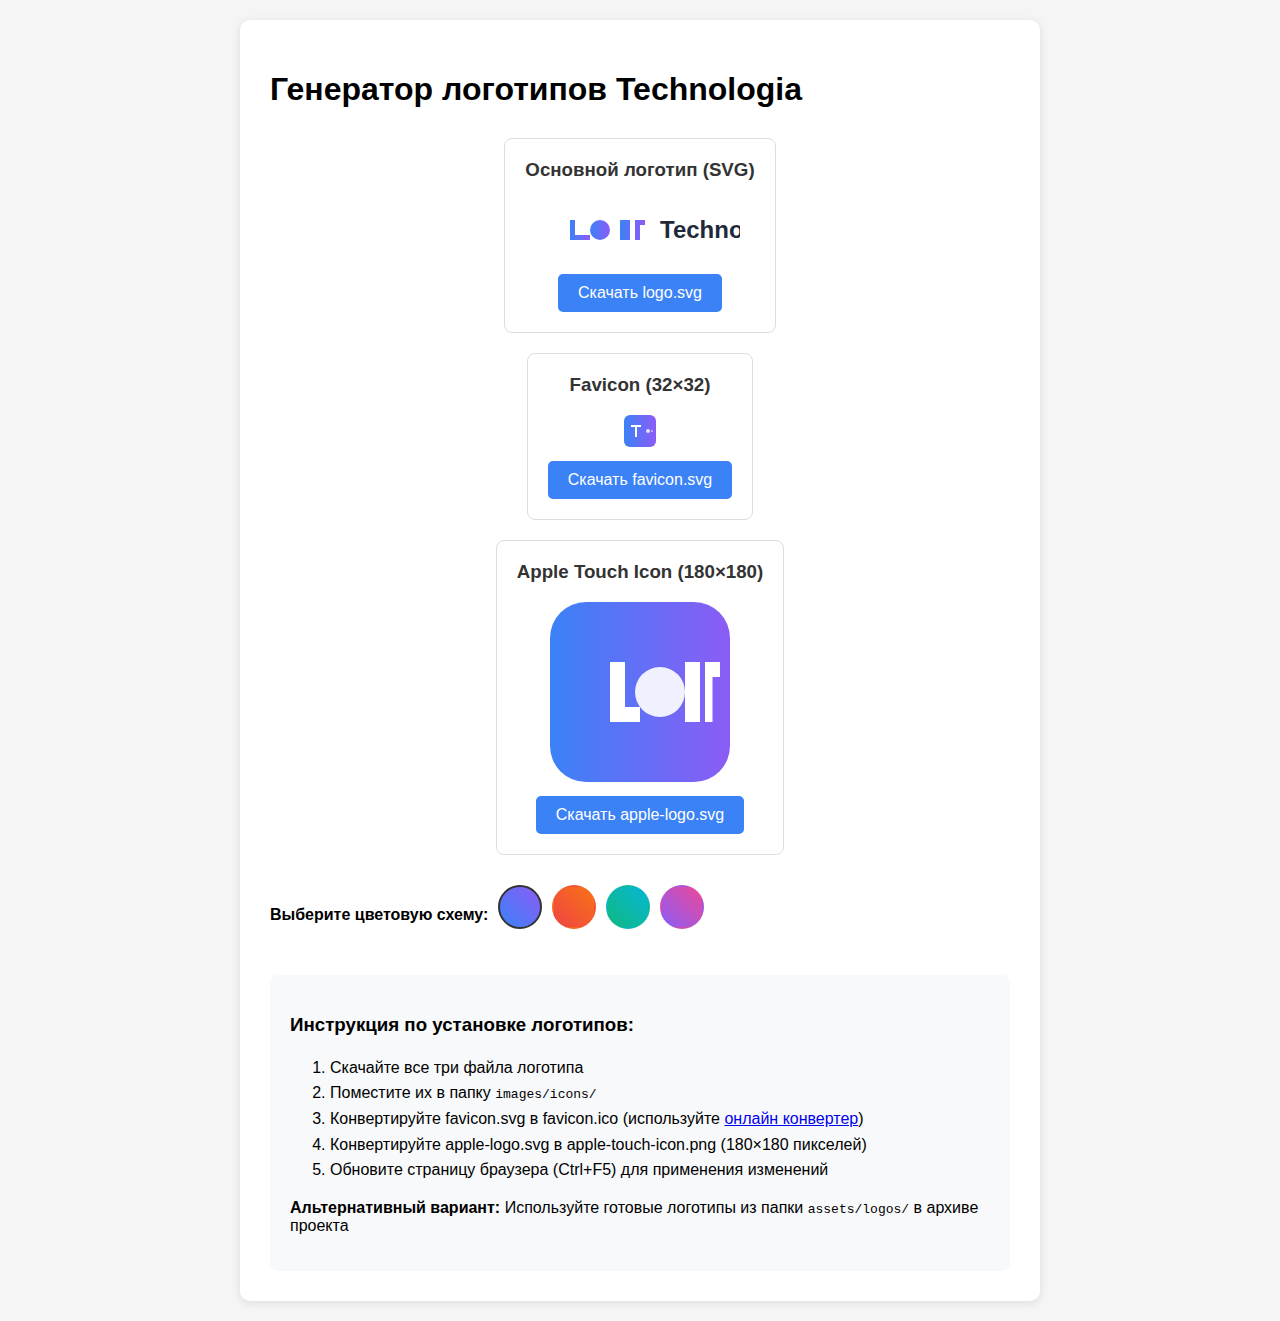
<file: generate-logos.html>
﻿<!DOCTYPE html>
<html lang="ru">
<head>
    <meta charset="UTF-8">
    <title>Генератор логотипов Technologia</title>
    <style>
        body {
            font-family: Arial, sans-serif;
            max-width: 800px;
            margin: 0 auto;
            padding: 20px;
            background: #f5f5f5;
        }

        .container {
            background: white;
            padding: 30px;
            border-radius: 10px;
            box-shadow: 0 2px 10px rgba(0,0,0,0.1);
        }

        .logo-preview {
            display: flex;
            flex-direction: column;
            align-items: center;
            gap: 20px;
            margin: 30px 0;
        }

        .logo-item {
            border: 1px solid #ddd;
            padding: 20px;
            border-radius: 8px;
            text-align: center;
        }

            .logo-item h3 {
                margin-top: 0;
                color: #333;
            }

        .logo-svg {
            max-width: 100%;
            height: auto;
        }

        .download-btn {
            background: #3b82f6;
            color: white;
            border: none;
            padding: 10px 20px;
            border-radius: 5px;
            cursor: pointer;
            font-size: 16px;
            margin-top: 10px;
        }

            .download-btn:hover {
                background: #2563eb;
            }

        .instructions {
            background: #f8f9fa;
            padding: 20px;
            border-radius: 8px;
            margin-top: 30px;
        }

            .instructions ol {
                line-height: 1.6;
            }

        .color-picker {
            display: flex;
            gap: 10px;
            margin: 20px 0;
        }

        .color-option {
            width: 40px;
            height: 40px;
            border-radius: 50%;
            cursor: pointer;
            border: 2px solid transparent;
        }

            .color-option.active {
                border-color: #333;
            }
    </style>
</head>
<body>
    <div class="container">
        <h1>Генератор логотипов Technologia</h1>

        <div class="logo-preview">
            <div class="logo-item">
                <h3>Основной логотип (SVG)</h3>
                <div class="logo-svg" id="mainLogo">
                    <!-- SVG будет здесь -->
                </div>
                <button class="download-btn" onclick="downloadSVG('main')">
                    Скачать logo.svg
                </button>
            </div>

            <div class="logo-item">
                <h3>Favicon (32×32)</h3>
                <div class="logo-svg" id="faviconLogo">
                    <!-- SVG будет здесь -->
                </div>
                <button class="download-btn" onclick="downloadSVG('favicon')">
                    Скачать favicon.svg
                </button>
            </div>

            <div class="logo-item">
                <h3>Apple Touch Icon (180×180)</h3>
                <div class="logo-svg" id="appleLogo">
                    <!-- SVG будет здесь -->
                </div>
                <button class="download-btn" onclick="downloadSVG('apple')">
                    Скачать apple-logo.svg
                </button>
            </div>
        </div>

        <div class="color-picker">
            <h4>Выберите цветовую схему:</h4>
            <div class="color-option active" style="background: linear-gradient(45deg, #3b82f6, #8b5cf6);"
                 onclick="changeColors('#3b82f6', '#8b5cf6')"></div>
            <div class="color-option" style="background: linear-gradient(45deg, #ef4444, #f97316);"
                 onclick="changeColors('#ef4444', '#f97316')"></div>
            <div class="color-option" style="background: linear-gradient(45deg, #10b981, #06b6d4);"
                 onclick="changeColors('#10b981', '#06b6d4')"></div>
            <div class="color-option" style="background: linear-gradient(45deg, #8b5cf6, #ec4899);"
                 onclick="changeColors('#8b5cf6', '#ec4899')"></div>
        </div>

        <div class="instructions">
            <h3>Инструкция по установке логотипов:</h3>
            <ol>
                <li>Скачайте все три файла логотипа</li>
                <li>Поместите их в папку <code>images/icons/</code></li>
                <li>Конвертируйте favicon.svg в favicon.ico (используйте <a href="https://convertio.co/svg-ico/" target="_blank">онлайн конвертер</a>)</li>
                <li>Конвертируйте apple-logo.svg в apple-touch-icon.png (180×180 пикселей)</li>
                <li>Обновите страницу браузера (Ctrl+F5) для применения изменений</li>
            </ol>

            <p><strong>Альтернативный вариант:</strong> Используйте готовые логотипы из папки <code>assets/logos/</code> в архиве проекта</p>
        </div>
    </div>

    <script>
        // Основной логотип SVG
        const mainLogoSVG = `<svg width="200" height="60" viewBox="0 0 200 60" xmlns="http://www.w3.org/2000/svg">
            <defs>
                <linearGradient id="mainGradient" x1="0%" y1="0%" x2="100%" y2="0%">
                    <stop offset="0%" stop-color="#3b82f6" />
                    <stop offset="100%" stop-color="#8b5cf6" />
                </linearGradient>
            </defs>

            <rect x="0" y="0" width="200" height="60" rx="12" fill="white"/>

            <path d="M30 20 L30 40 L50 40 L50 35 L35 35 L35 20 Z" fill="url(#mainGradient)"/>
            <circle cx="60" cy="30" r="10" fill="url(#mainGradient)"/>
            <path d="M80 20 L80 40 L90 40 L90 20 Z M95 20 L105 20 L105 25 L100 25 L100 40 L95 40 Z" fill="url(#mainGradient)"/>

            <text x="120" y="38" font-family="Arial, sans-serif" font-weight="bold" font-size="24" fill="#1e293b">
                Technologia
            </text>

            <line x1="120" y1="42" x2="195" y2="42" stroke="url(#mainGradient)" stroke-width="2"/>
        </svg>`;

        // Favicon SVG
        const faviconSVG = `<svg width="32" height="32" viewBox="0 0 32 32" xmlns="http://www.w3.org/2000/svg">
            <defs>
                <linearGradient id="faviconGradient" x1="0%" y1="0%" x2="100%" y2="0%">
                    <stop offset="0%" stop-color="#3b82f6" />
                    <stop offset="100%" stop-color="#8b5cf6" />
                </linearGradient>
            </defs>

            <rect width="32" height="32" rx="6" fill="url(#faviconGradient)"/>

            <path d="M11 10 L11 22 L13 22 L13 10 Z M7 12 L17 12 L17 10 L7 10 Z" fill="white"/>

            <circle cx="24" cy="16" r="2" fill="white" opacity="0.8"/>
            <circle cx="28" cy="16" r="1" fill="white" opacity="0.6"/>
        </svg>`;

        // Apple Touch Icon SVG
        const appleLogoSVG = `<svg width="180" height="180" viewBox="0 0 180 180" xmlns="http://www.w3.org/2000/svg">
            <defs>
                <linearGradient id="appleGradient" x1="0%" y1="0%" x2="100%" y2="0%">
                    <stop offset="0%" stop-color="#3b82f6" />
                    <stop offset="100%" stop-color="#8b5cf6" />
                </linearGradient>
            </defs>

            <rect width="180" height="180" rx="36" fill="url(#appleGradient)"/>

            <path d="M60 60 L60 120 L90 120 L90 105 L75 105 L75 60 Z" fill="white"/>
            <circle cx="110" cy="90" r="25" fill="white" opacity="0.9"/>
            <path d="M135 60 L135 120 L150 120 L150 60 Z M155 60 L170 60 L170 75 L162.5 75 L162.5 120 L155 120 Z" fill="white"/>
        </svg>`;

        // Инициализация
        document.getElementById('mainLogo').innerHTML = mainLogoSVG;
        document.getElementById('faviconLogo').innerHTML = faviconSVG;
        document.getElementById('appleLogo').innerHTML = appleLogoSVG;

        // Функция смены цветов
        function changeColors(color1, color2) {
            // Обновляем активный класс
            document.querySelectorAll('.color-option').forEach(opt => {
                opt.classList.remove('active');
            });
            event.target.classList.add('active');

            // Обновляем градиенты во всех SVG
            updateSVGGradient('mainGradient', color1, color2);
            updateSVGGradient('faviconGradient', color1, color2);
            updateSVGGradient('appleGradient', color1, color2);
        }

        function updateSVGGradient(gradientId, color1, color2) {
            const svg = document.querySelector(`[id$="Logo"] svg`);
            if (!svg) return;

            const gradient = svg.querySelector(`#${gradientId}`);
            if (gradient) {
                gradient.innerHTML = `
                    <stop offset="0%" stop-color="${color1}" />
                    <stop offset="100%" stop-color="${color2}" />
                `;
            }
        }

        // Функция скачивания SVG
        function downloadSVG(type) {
            let svgContent, filename;

            switch(type) {
                case 'main':
                    svgContent = mainLogoSVG;
                    filename = 'logo.svg';
                    break;
                case 'favicon':
                    svgContent = faviconSVG;
                    filename = 'favicon.svg';
                    break;
                case 'apple':
                    svgContent = appleLogoSVG;
                    filename = 'apple-touch-icon.svg';
                    break;
            }

            const blob = new Blob([svgContent], { type: 'image/svg+xml' });
            const url = URL.createObjectURL(blob);
            const a = document.createElement('a');
            a.href = url;
            a.download = filename;
            document.body.appendChild(a);
            a.click();
            document.body.removeChild(a);
            URL.revokeObjectURL(url);
        }
    </script>
</body>
</html>
</file>
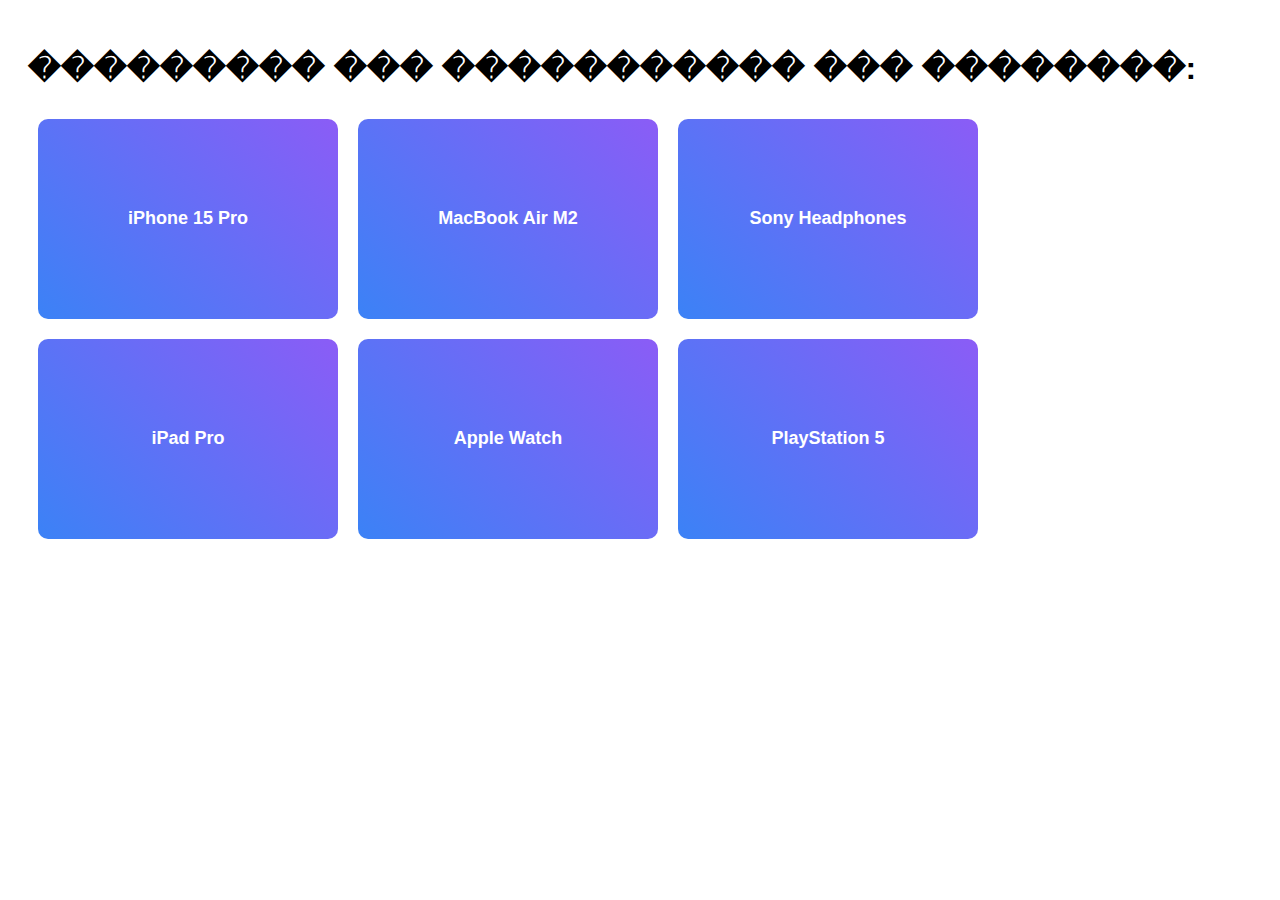
<file: generate-placeholders.html>
<!DOCTYPE html>
<html lang="ru">
<head>
    <meta charset="UTF-8">
    <title>��������� ��������</title>
    <style>
        body {
            font-family: Arial;
            padding: 20px;
        }

        .placeholder {
            width: 300px;
            height: 200px;
            background: linear-gradient(45deg, #3b82f6, #8b5cf6);
            color: white;
            display: flex;
            align-items: center;
            justify-content: center;
            font-size: 18px;
            font-weight: bold;
            border-radius: 10px;
            margin: 10px;
        }

        .container {
            display: flex;
            flex-wrap: wrap;
        }
    </style>
</head>
<body>
    <h1>��������� ��� ����������� ��� ��������:</h1>
    <div class="container">
        <div class="placeholder">iPhone 15 Pro</div>
        <div class="placeholder">MacBook Air M2</div>
        <div class="placeholder">Sony Headphones</div>
        <div class="placeholder">iPad Pro</div>
        <div class="placeholder">Apple Watch</div>
        <div class="placeholder">PlayStation 5</div>
    </div>

    <script>
        // ���������� ��� �������� �����������:
        // 1. ������� Print Screen (PrtScn)
        // 2. �������� Paint ��� ������ ��������
        // 3. �������� ��������
        // 4. �������� ������ �����������
        // 5. ��������� � ������ �����
    </script>
</body>
</html>
</file>
